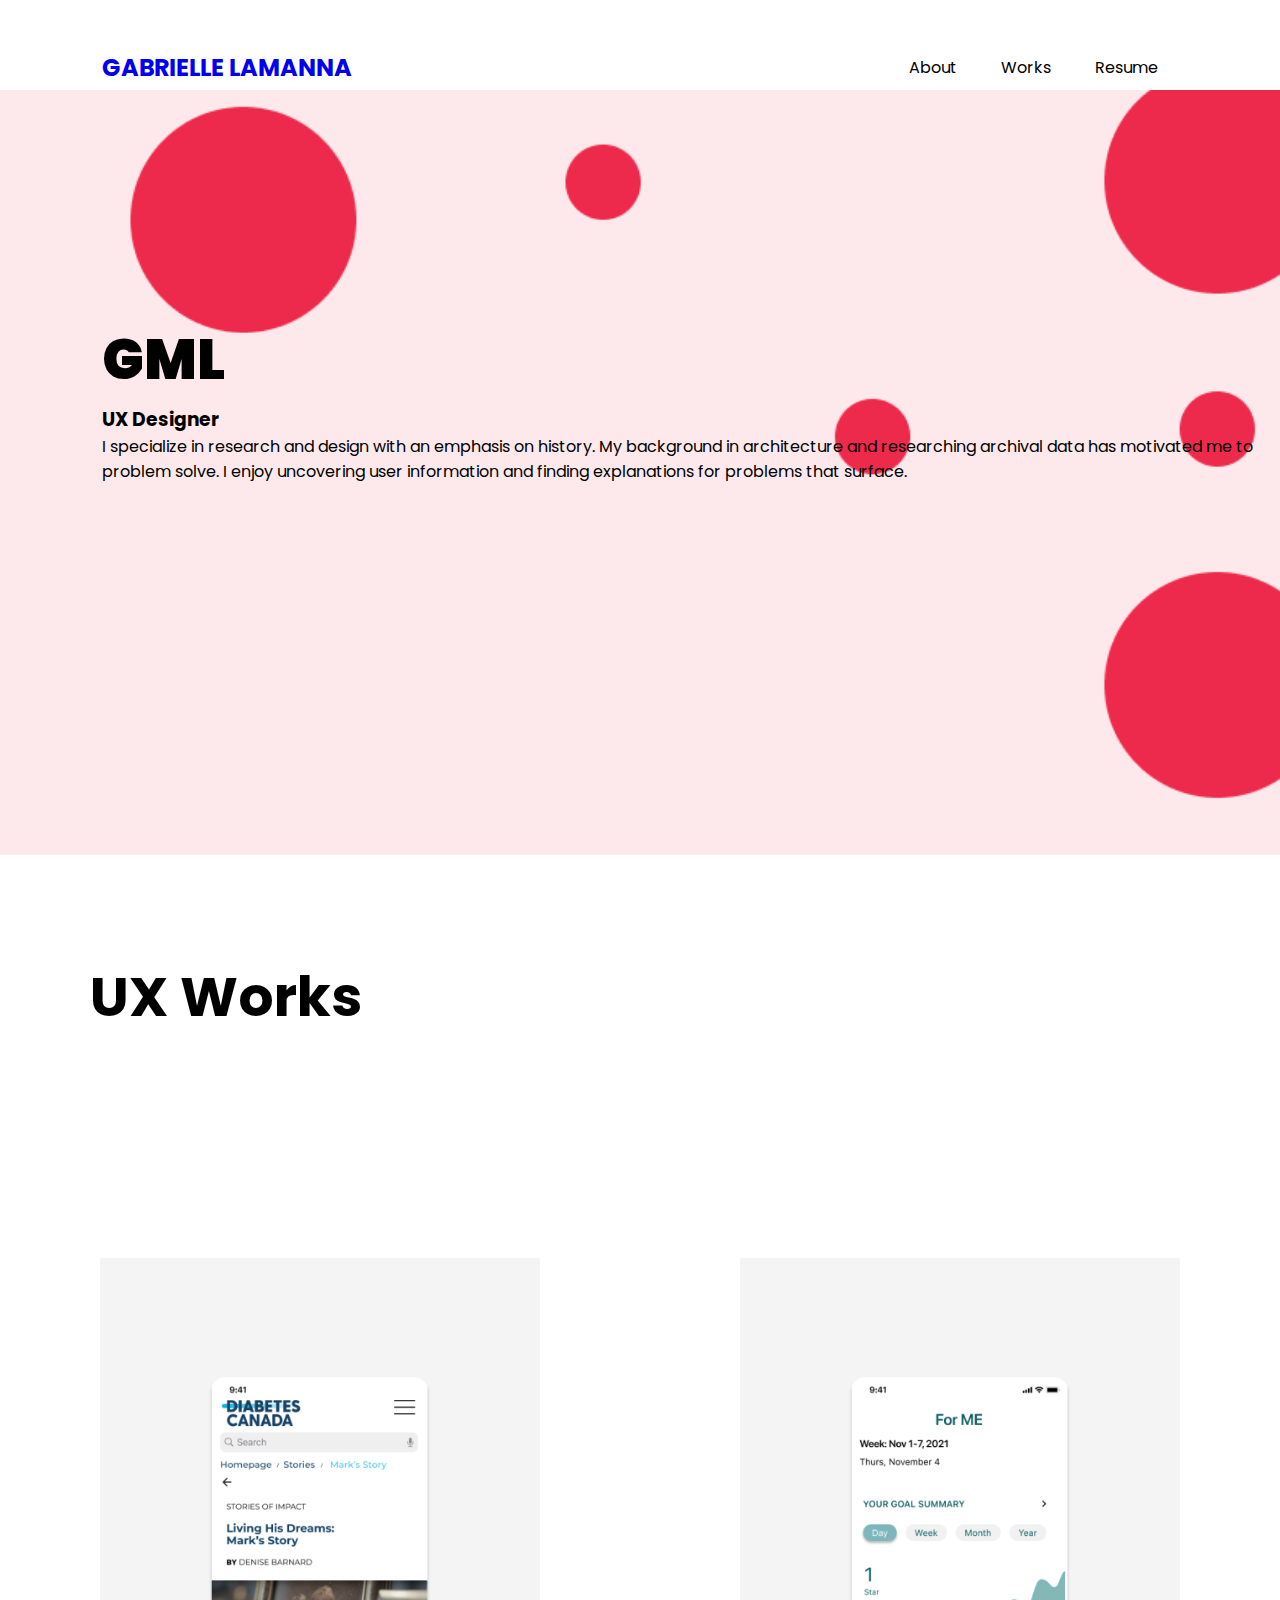
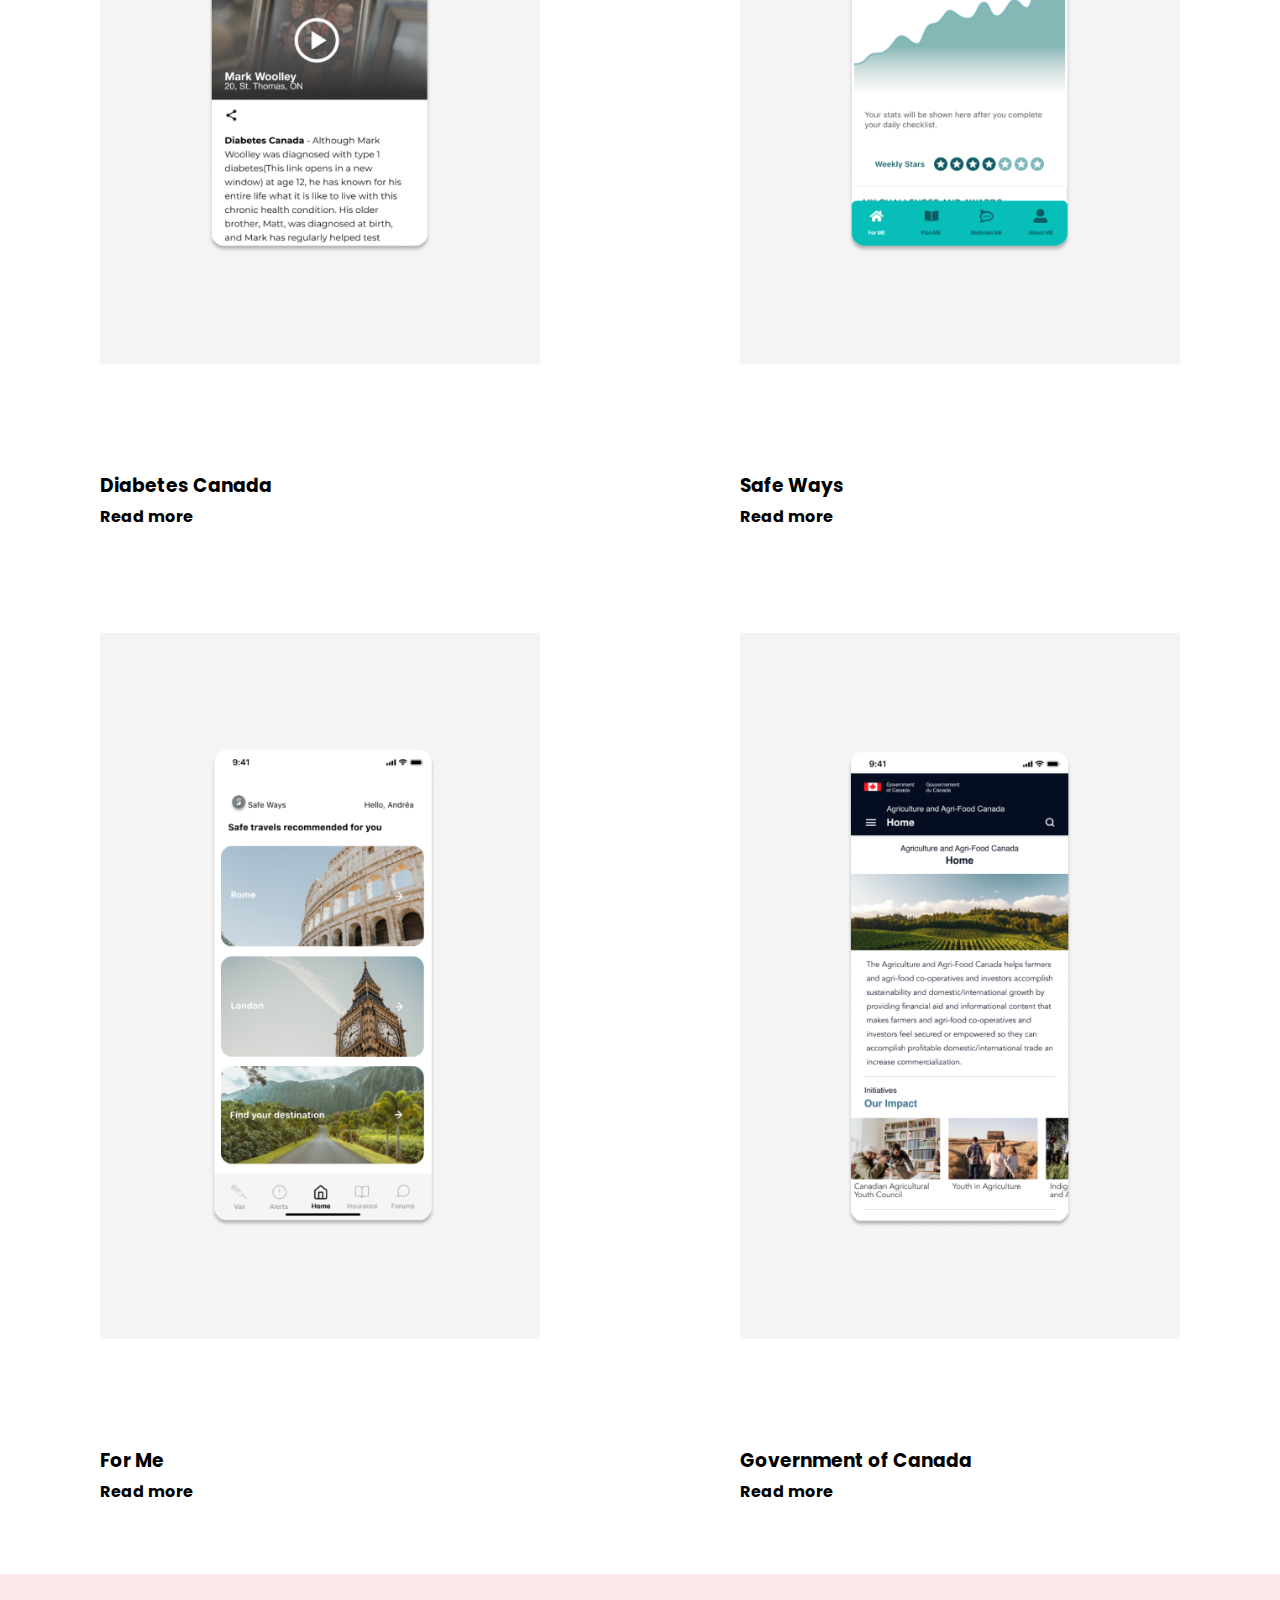
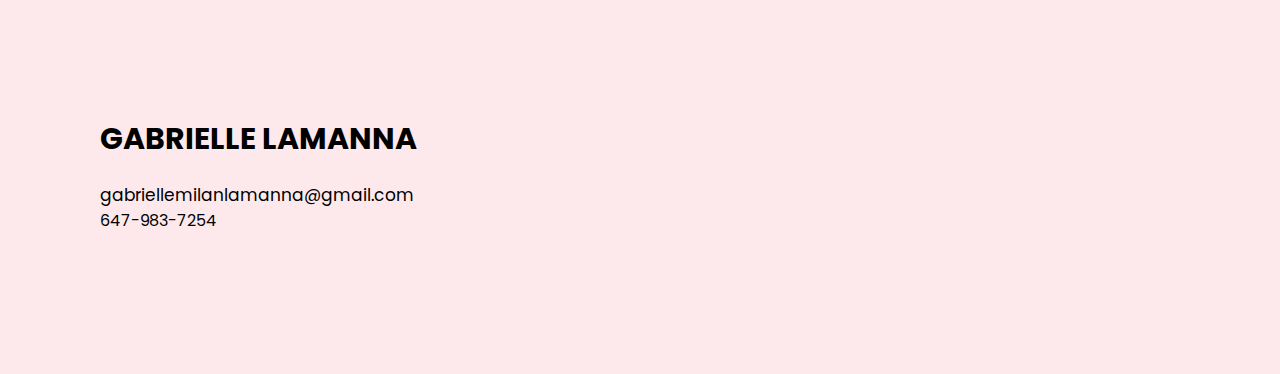
<file: index.html>
<!DOCTYPE html>
<html lang="en">
<head>
    <meta charset="UTF-8">
    <title>Gabrielle's Portfolio Website</title>

    <link rel="stylesheet" href="style.css">
	<link href="https://fonts.googleapis.com/css2?family=Poppins:wght@100;200;300&display=swap" rel="stylesheet">

</head>
<body>

    <div class="hero">

		<div class="hero">
			<nav>
				<a href="home.html"><h2>GABRIELLE LAMANNA</h2></a>
            	<ul>
                <li><a href="about.html">About</a></li>
                <li><a href="work.html">Works</a></li>
                <li><a href="img/gabriellelamannaresume.pdf">Resume</a></li>
        </nav>

        <div class="content">
            <span class="title"></span>
            <h1>GML </h1>
			<h3>UX Designer</h3> 
			<p>I specialize in research and design with an emphasis on history. My background in architecture and researching archival data has motivated me to problem solve. I enjoy uncovering user information and finding explanations for problems that surface. </p> 
        </div>
    </div>

    <!----UX Works title section starts---->
	<section class="about">
		<div class="main">
			<div class="about-text">
				<h2>UX Works</h2>

			</div>
		</div>
	</section>

	<!-----Case Studies section starts----------->
	<section class="work section" id="work">
		<h2 class="section__title"></h2>

	<div class="portfolio">
		<a href="#" class="portfolio__item">
			<img src="img/Component 11.png" alt="" class="portfolio__img">
			<h3 class="work__title">Diabetes Canada</h3>
			<h4 class="work__title">Read more</h4>
		</a>

		<a href="#" class="portfolio__item">
			<img src="img/Component 12.png" alt="" class="portfolio__img">
			<h3 class="work__title">Safe Ways</h3>
			<h4 class="work__title">Read more</h4>
		</a>

		<a href="#" class="portfolio__item">
			<img src="img/Component 13.png" alt="" class="portfolio__img">
			<h3 class="work__title">For Me</h3>
			<h4 class="work__title">Read more</h4>
		</a>

		<a href="#" class="portfolio__item">
			<img src="img/Component 14.png" alt="" class="portfolio__img">
			<h3 class="work__title">Government of Canada</h3>
			<h4 class="work__title">Read more</h4>
			<br>
			<br>
		</a>

		</div>
	</section>

	

	<!------footer start--------->
	<footer>
		<p>GABRIELLE LAMANNA</p>
		<p>gabriellemilanlamanna@gmail.com</p>
        <p>647-983-7254</p>	
	</footer>
</body>
</html>
</file>
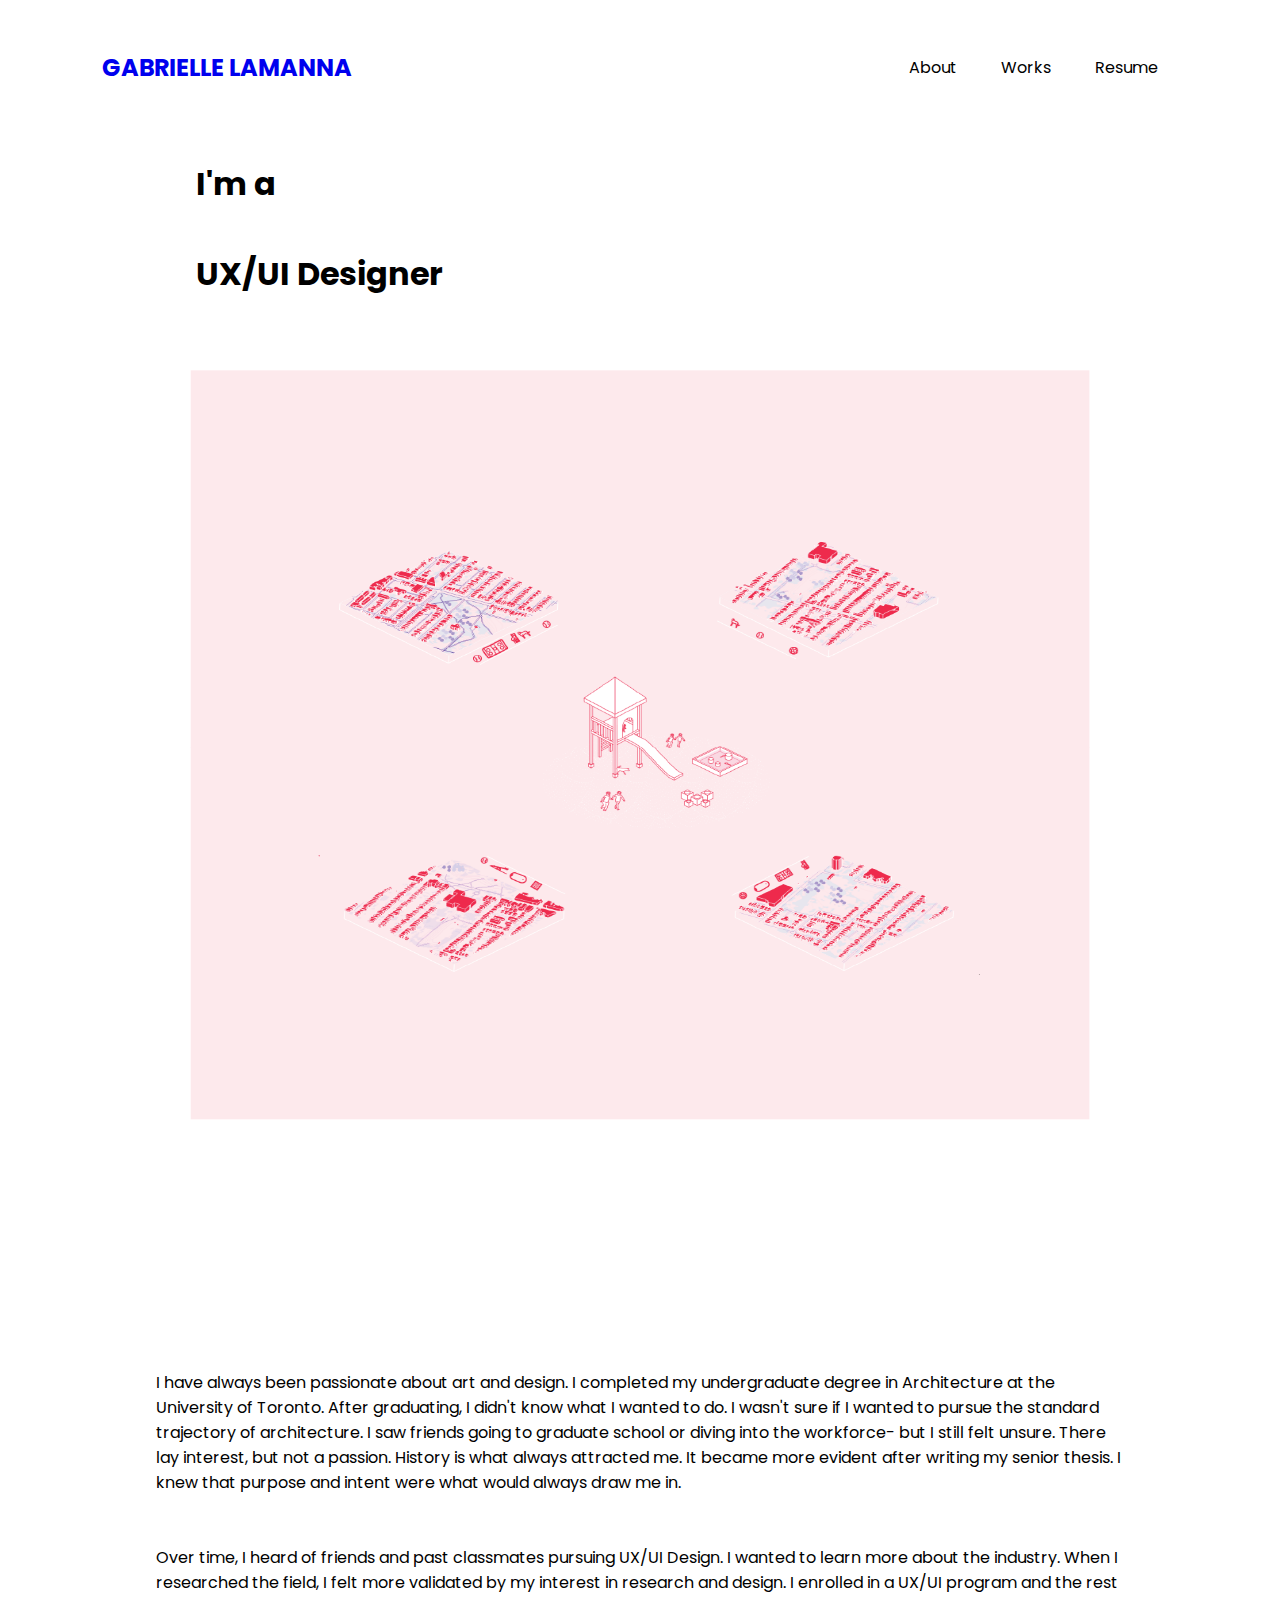
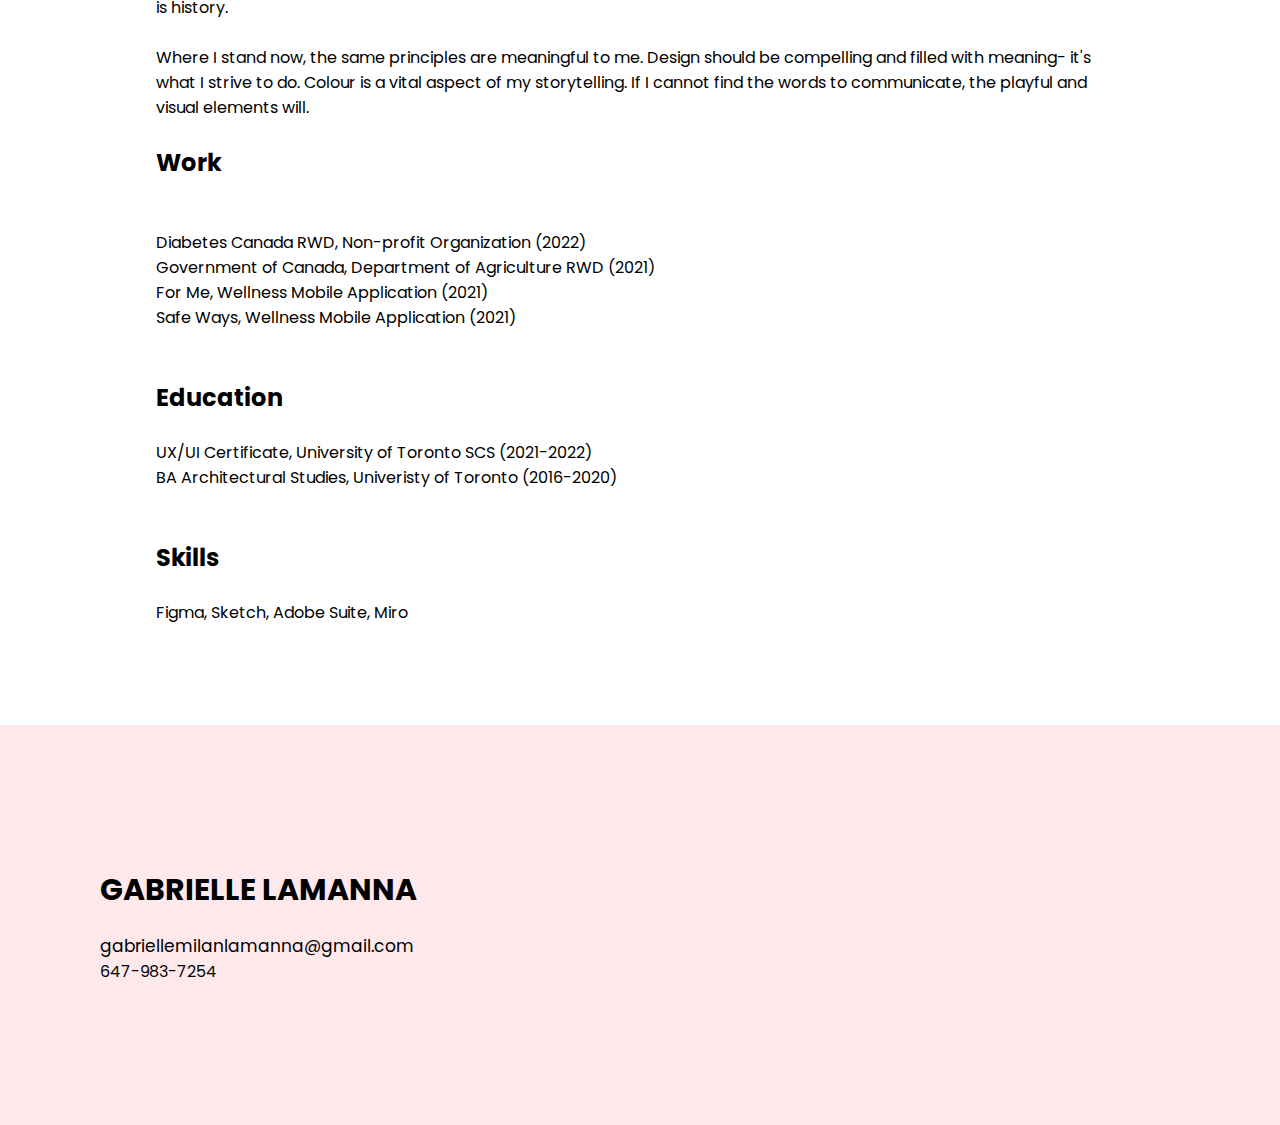
<file: about.html>
<!DOCTYPE html>
<html lang="en">
<head>
    <meta charset="UTF-8">
    <title>About</title>

    <link rel="stylesheet" href="style4.css">
	<link href="https://fonts.googleapis.com/css2?family=Poppins:wght@100;200;300&display=swap" rel="stylesheet">

</head>
<body>

    <div class="hero">
		<div class="hero">
			<nav>
        <a href="home.html"><h2>GABRIELLE LAMANNA</h2></a>
        <ul>
          <li><a href="about.html">About</a></li>
          <li><a href="work.html">Works</a></li>
          <li><a href="img/gabriellelamannaresume.pdf">Resume</a></li>
        </nav>

        <!----End Header---->

<!-- Title Section  -->
<section id="title">
  <div class="title container">
    <div>
      <h1>I'm a</h1>
      <h1>UX/UI Designer</h1>
      <a href="#projects" type="button" class="cta"></a>
    </div>
  </div>
</section>
<!-- End Hero Section  -->

<!-- Hero Section  -->
<section id="hero">
  <div class="hero container">
    <div>
      <a href="#projects" type="button" class="cta"></a>
    </div>
  </div>
</section>
<!-- End Hero Section  -->

<!-- About Me Section -->
<section id="Bio">
  <div class="bio container">
    <div class="bio-top">
      <p>I have always been passionate about art and design. I completed my undergraduate degree in Architecture at the University of Toronto. After graduating, I didn't know what I wanted to do. I wasn't sure if I wanted to pursue the standard trajectory of architecture. I saw friends going to graduate school or diving into the workforce- but I still felt unsure. There lay interest, but not a passion. History is what always attracted me. It became more evident after writing my senior thesis. I knew that purpose and intent were what would always draw me in.</p>
    <br>
    <br>
    <p>Over time, I heard of friends and past classmates pursuing UX/UI Design. I wanted to learn more about the industry. When I researched the field, I felt more validated by my interest in research and design. I enrolled in a UX/UI program and the rest is history. </p>
    <br>
    <p>Where I stand now, the same principles are meaningful to me. Design should be compelling and filled with meaning- it's what I strive to do. Colour is a vital aspect of my storytelling. If I cannot find the words to communicate, the playful and visual elements will.</p>
  </div>
    <div class="bio-bottom">
      <div class="bio-item">
        <br>
        <h2>Work</h2>
        <br>
        <br>
        <ul>
          <li>Diabetes Canada RWD, Non-profit Organization (2022)</li>
          <li>Government of Canada, Department of Agriculture RWD (2021)</li>
          <li>For Me, Wellness Mobile Application (2021)</li>
          <li>Safe Ways, Wellness Mobile Application (2021)</li>
        </ul>
        <p> </p>
      </div>
      <div class="bio-item">
        <br>
        <br>
        <h2>Education</h2>
        <br>
        <ul>
          <li>UX/UI Certificate, University of Toronto SCS (2021-2022)</li>
          <li>BA Architectural Studies, Univeristy of Toronto (2016-2020)</li>
  </ul>
      </div>
      <div class="bio-item">
        <br>
        <br>
        <h2>Skills</h2>
        <br>
        <p>Figma, Sketch, Adobe Suite, Miro</p>
        <br>
        <br>
        <br>
        <br>
      </div>
      <div class="bio-item">
        <h2></h2>
        <p></p>
      </div>
    </div>
  </div>
</section>
<!-- End Section -->



	<!------footer start--------->
	<footer>
		<p>GABRIELLE LAMANNA</p>
		<p>gabriellemilanlamanna@gmail.com</p>
        <p>647-983-7254</p>	
	</footer>
</body>
</html>
</file>
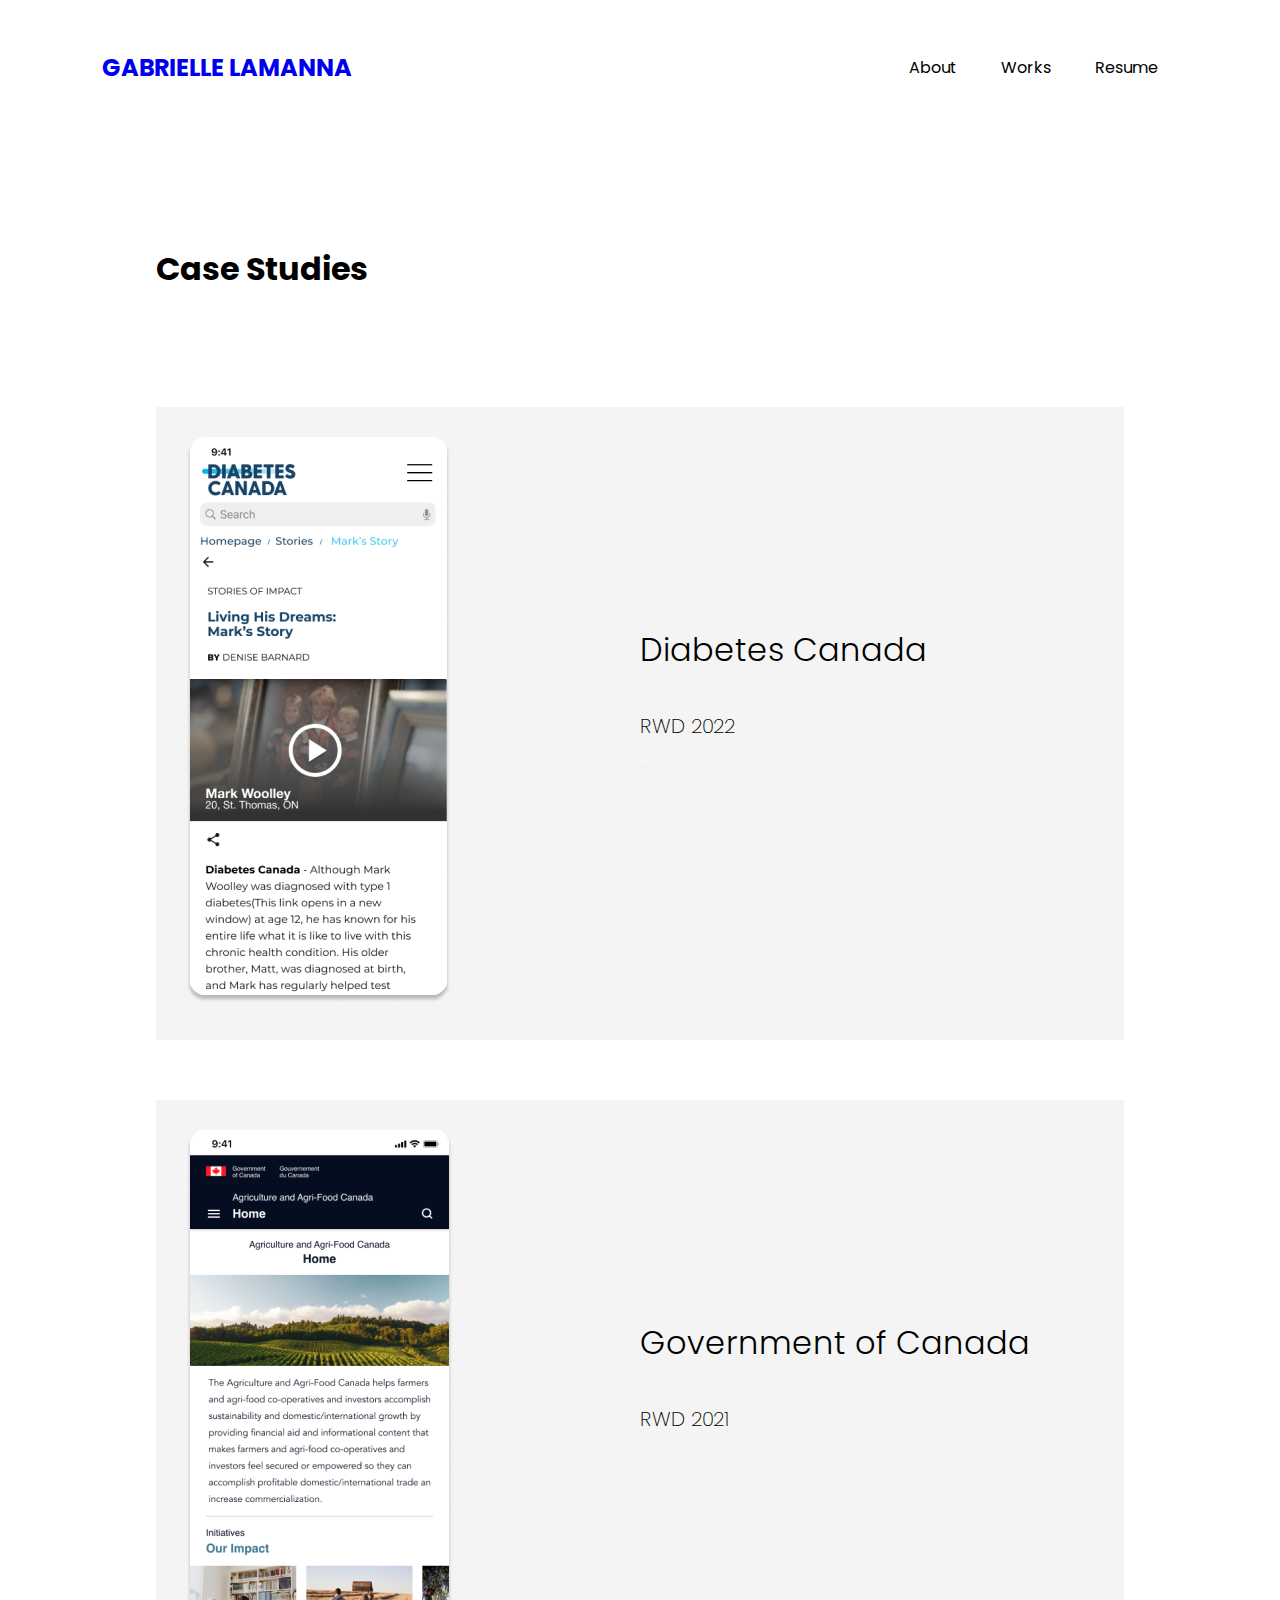
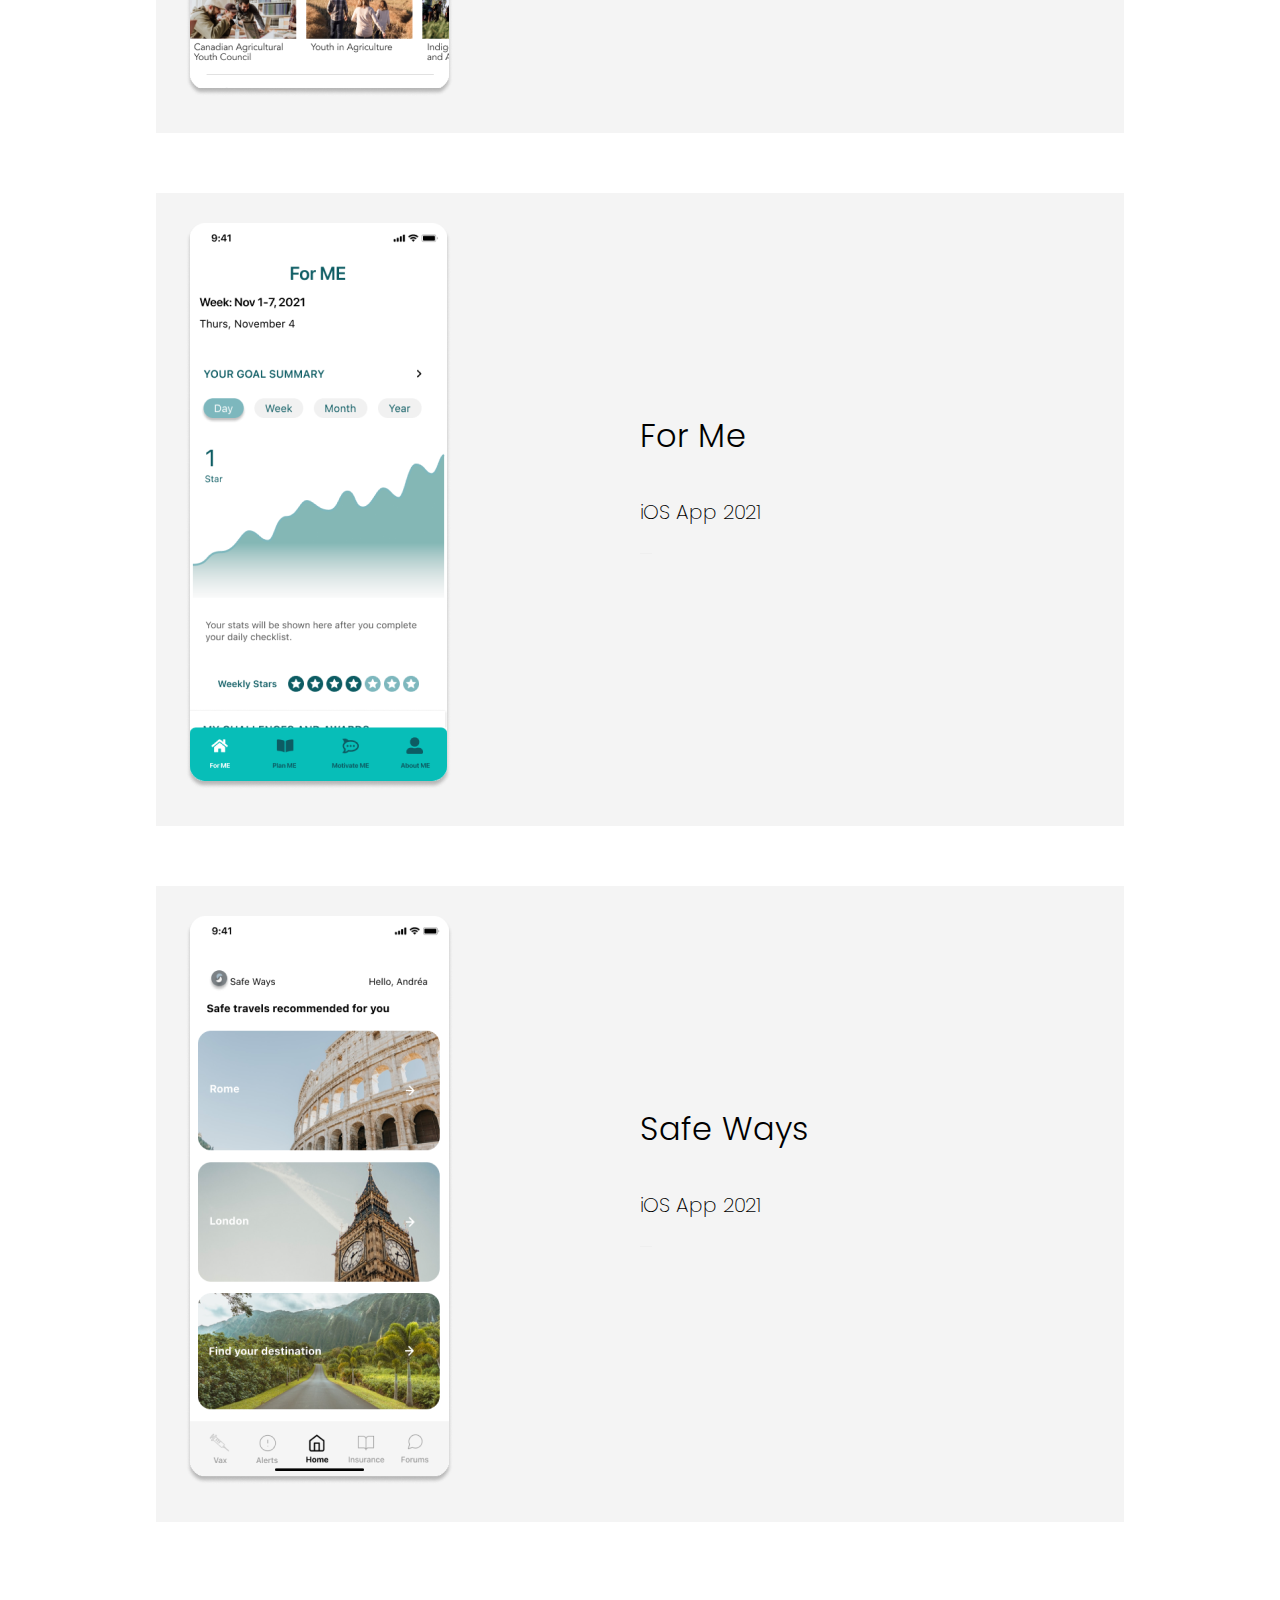
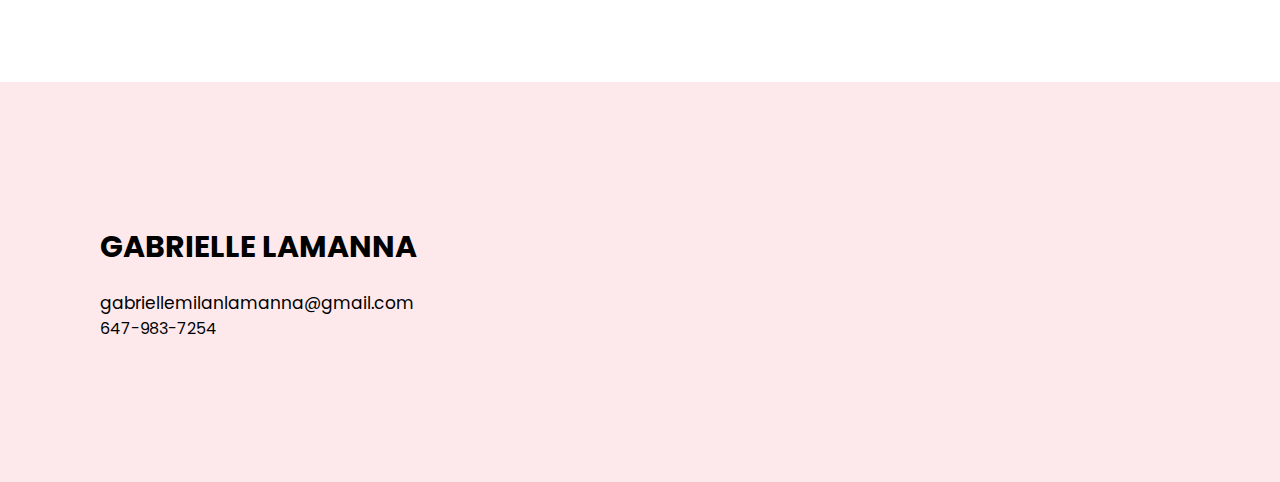
<file: work.html>
<!DOCTYPE html>
<html lang="en">
<head>
    <meta charset="UTF-8">
    <title>Works</title>

    <link rel="stylesheet" href="style2.css">
	<link href="https://fonts.googleapis.com/css2?family=Poppins:wght@100;200;300&display=swap" rel="stylesheet">

</head>
<body>

    <div class="hero">
		<div class="hero">
			<nav>
			
                <a href="home.html"><h2>GABRIELLE LAMANNA</h2></a>
            	<ul>
                <li><a href="about.html">About</a></li>
                <li><a href="work.html">Works</a></li>
                <li><a href="img/gabriellelamannaresume.pdf">Resume</a></li>
				</ul>
        </nav>

<!----NEWWWWWWWW CODE STARTS---->

<!-- My Work -->
<section id="page__title" data-aos="fade-up">
    <div class="container">
        <br>
        <br>
        <br>
      <h2 class="page__title__text">
        Case Studies
      </h2>
      <br>
      <br>
    </div>
  </section>
  <!-- End Work title -->

<!-- My Projects -->
<section id="myProjects">
    <div class="container">
      <h3 class="myProjects__title"></h3>
      <div class="myProjects__wrapper">
        <div class="myProjects__item">
          <div class="myProjects__item__img">
            <img src="./img/DIABETES APP.png" alt="project img">
          </div>
        <div class="myProjects__item__info">
            <br>
            <br>
            <br>
            <br>
            <br>
            <br>
            <br>
            <br>
            <h3 class="myProjects__item__title">
              Diabetes Canada
            </h3>
            <br>
            <h4 class="myProjects__item__date">RWD 2022</h4>
            <div class="myProjects__item__view">
                <button></button>
            </div>
        </div>
    </div>

    <div class="myProjects__item">
        <div class="myProjects__item__img">
          <img src="./img/GOV APP.png" alt="project img">
        </div>
      <div class="myProjects__item__info">
          <br>
          <br>
          <br>
          <br>
          <br>
          <br>
          <br>
          <br>
          <h3 class="myProjects__item__title">
            Government of Canada
          </h3>
          <br>
          <h4 class="myProjects__item__date">RWD 2021</h4>
          <div class="myProjects__item__view">
              <button></button>
          </div>
      </div>
  </div>

  <div class="myProjects__item">
    <div class="myProjects__item__img">
      <img src="./img/FOR ME APP.png" alt="project img">
    </div>
  <div class="myProjects__item__info">
      <br>
      <br>
      <br>
      <br>
      <br>
      <br>
      <br>
      <br>
      <h3 class="myProjects__item__title">
        For Me
      </h3>
      <br>
      <h4 class="myProjects__item__date">iOS App 2021</h4>
      <div class="myProjects__item__view">
          <button></button>
      </div>
  </div>
</div>

<div class="myProjects__item">
    <div class="myProjects__item__img">
      <img src="./img/safe ways 2 1.png" alt="project img">
    </div>
  <div class="myProjects__item__info">
      <br>
      <br>
      <br>
      <br>
      <br>
      <br>
      <br>
      <br>
      <h3 class="myProjects__item__title">
        Safe Ways
      </h3>
      <br>
      <h4 class="myProjects__item__date">iOS App 2021</h4>
      <div class="myProjects__item__view">
          <button></button>
      </div>
  </div>
</div>



        <br>
        <br>
        <br>
        <br>
  </section>
  <!-- End About Section -->

  	<!------footer start--------->
	<footer>
		<p>GABRIELLE LAMANNA</p>
		<p>gabriellemilanlamanna@gmail.com</p>
        <p>647-983-7254</p>	
	</footer>
</body>
</html>
</file>
<file: style.css>
@import url('https://fonts.googleapis.com/css2?family=Poppins:wght@100;200;300&display=swap');
*{
	padding-top: 0;
	margin: 0;
	font-family: 'Poppins', sans-serif;
    box-sizing: border-box;
}

html{
	scroll-behavior: smooth;
}

a{
    text-decoration: none;
}

ul{
	list-style: none;
}

button{
	cursor:pointer;
	border: none;
	outline:none;
}

img{
	max-width:100%;
	height:auto;
}

.container{
	max-width: 968px;
	margin-left: 16px;
	margin-right: 16px;
	transform-style: preserve-3d;
}

.grid{
	display: grid;
	gap: 40px;
}

.main{
	overflow: hidden;
}

.section{
	padding: 20px 0 16px;
}

.hero{
    width: 100%;
    height: 95vh;
	background-size: cover;
	background-image: url(img/Component\ 30.png);
	background-position: center;
	background-repeat: no-repeat;
}

body {
	margin: 0;
  background: #ffffff;
}

.container {  
	position: absolute;
	width: 100%;
	height: 100%;
	overflow: hidden;
}

.dot {
	position: absolute;
	top: 50%;
	left: 50%;
	transform: translate(-50%,-50%);
	border-radius: 100%;
	filter: url( "#liquify" );
	cursor: pointer;
	width: 350px;
	height: 350px;
}

.arm {
	position: absolute;
	width: 75%;
	height: 75%;
	top: 50%;
	left: 50%;
	transform: translate(-50%,-50%);
	border-radius: 100%;
  	background: #EE2A4C;
}

.text {
  	position: absolute;
	top: 52%;
	left: 50%;
	transform: translate(-50%,-50%);
  	text-align: center;
  	font-weight: medium;
  	letter-spacing: 4pt;
  	line-height: 16pt;
  	font-size: 18pt;
  	color: #ffffff;
}



/* Responsive Styling */


@media only screen and (max-width: 750px) {

	.dot {
	  width: 200px;
	  height: 200px;
	}
  
  .text {
    font-size: 12pt;
    letter-spacing: 3pt;
  }

}

@media only screen and (max-width: 375px) {

	.dot {
	  width: 150px;
	  height: 150px;
	}
  
  .text {
    font-size: 9pt;
    letter-spacing: 2pt;
  }

}

nav{
    display: flex;
	background-color: white;
	height: auto;
    align-items: center;
    justify-content: space-between;
    padding-top: 45px;
	padding-left: 8%;
	padding-right: 8%
}

.logo{
	color: black;
	font-size: 30px;
	letter-spacing: 1px;
	cursor: pointer;
}

.bottom{
        right: 0;
        width: 100%;
        height: 100vh;
        background: url(img/Component\ 30.png);
        background-size: cover;
		background-position:center;
}

nav ul li{
    list-style: none;
    display: inline-block;
    padding: 10px 20px;
}
nav ul li a{
    color: #000000;
    position: relative;
    padding: 5px 0;
}
nav ul li a:hover{
    color: #EE2A4C;
}
nav ul li a:after{
    content: "";
    position: absolute;
    left: 0;
    width: 0;
    height: 3px;
    background: #EE2A4C;
    transition: .3s;
    bottom: 0;
}
nav ul li a:hover:after{
    width: 100%;
}
.btn{
    color: #fff;
    font-size: 16px;
    text-transform: uppercase;
    letter-spacing: 2px;
    padding: 16px 40px;
    border-radius: 500px;
    display: inline-block;
    font-weight: 500;
    transition: all .4s ease-in-out;
    background-size: 152% 100%;
    background: #EE2A4C;
    border: 2px solid #EE2A4C;
}
.btn:hover{
    background: transparent;
    border-color: #EE2A4C;
    color: #EE2A4C;
}
.content{
    position: absolute;
    top: 35%;
    left: 8%;
}

.content h1{
    color: #000000;
    font-size: 55px;
    font-weight: 900;
    line-height: 90px;
    text-transform: inherit;
    width: 70%;
}
.content h1 span{
    color: #EE2A4C;
}

.about{
	width: 57%;
	padding: 100px 0px;
	background-color: #fff;
}
.about img{
	height: auto;
	width: 430px;
}
.about-text{
	width: 550px;
}
.main{
	width: 1130px;
	max-width: 95%;
	margin: 0 auto;
	display: flex;
	align-items: center;
	justify-content: space-around;
}
.about-text h2{
	color: #000000;
	font-size: 55px;
	text-transform: capitalize;
	margin-bottom: 0px;
	align-items: left;
	padding: 4 px;
}

/*=============== WORK ===============*/

.mywork{
	background-color: #f4f4f4;
	color: white;
	
}

.portfolio{
	display: grid;
	grid-template-columns: repeat(2, 1fr);
}

.portfolio__item{
	background: #fff;
	align-items: center;
	justify-content: center;
}

.portfolio__img{
	transition: transform 750ms cubic-bezier(.5, 0. .5, 1);
	opacity: 250 ms linear;
	padding: 100px;
}

.portfolio h3{
	display: grid;
	grid-template-columns: repeat(2, 1fr);
	color: black;
}

.portfolio h4{
	display: grid;
	grid-template-columns: repeat(2, 1fr);
	color: black;
}

.portoflio__img:hover{
	transform: scale(1.2);
	opacity:.75;
}

.work__title{
	font-size: 400;
	font-weight:800px;
	margin-bottom: 4px;
	margin-left: 100px
}

.box{
	display: flex;
	justify-content: center;
	align-items: center;
	min-height: 200px;
}

/*Footer*/

footer{
	position: relative;
	width: 100%;
	height: 400px;
	padding: 100px;
	background: #fde9ec;
	display: flex;
	flex-direction: column;
	align-items: left;
	justify-content: center;
}
footer p:nth-child(1){
	font-size: 30px;
	color: #000000;
	margin-bottom: 20px;
	font-weight: bold;
}
footer p:nth-child(2){
	color: #000000;
	font-size: 17px;
	width: 500px;
	text-align: left;
	line-height: 26px;
}

.end{
	position: absolute;
	color:#000000;
	bottom: 35px;
	font-size: 14px; 
}

/*=============== Desktop ===============*/
@media screen and (min-width: 992px) {
	.container{
		margin-left: auto;
		margin-right: auto;
	}
}
</file>
<file: style4.css>
@import url('https://fonts.googleapis.com/css2?family=Poppins:wght@100;200;300&display=swap');

*{
	padding-top: 0;
	margin: 0;
	font-family: 'Poppins', sans-serif;
    box-sizing: border-box;
}

html{
	scroll-behavior: smooth;
}

a{
    text-decoration: none;
}

ul{
	list-style: none;
}

button{
	cursor:pointer;
	border: none;
	outline:none;
}

img{
	max-width:100%;
	height:auto;
}

.container{
	max-width: 968px;
	margin-left: 16px;
	margin-right: 16px;
}

.grid{
	display: grid;
	gap: 40px;
}

.main{
	overflow: hidden;
}

.section{
	padding: 20px 0 16px;
}

.hero{
    width: 100%;
    margin-top: 0;
    height: 100vh;
	background-position: center;
	background-repeat: no-repeat;
}

nav{
    display: flex;
	background-color: white;
	height: auto;
    align-items: center;
    justify-content: space-between;
    padding-top: 45px;
	padding-left: 8%;
	padding-right: 8%
}

.logo{
	color: black;
	font-size: 30px;
	letter-spacing: 1px;
	cursor: pointer;
}

.bottom{
    position: absolute;
    top: 10%;
    right: 0;
    width: 400px;
    height: 400px;
}

nav ul li{
    list-style: none;
    display: inline-block;
    padding: 10px 20px;
}
nav ul li a{
    color: #000000;
    position: relative;
    padding: 5px 0;
}
nav ul li a:hover{
    color: #EE2A4C;
}
nav ul li a:after{
    content: "";
    position: absolute;
    left: 0;
    width: 0;
    height: 3px;
    background: #EE2A4C;
    transition: .3s;
    bottom: 0;
}
nav ul li a:hover:after{
    width: 100%;
}
.btn{
    color: #fff;
    font-size: 16px;
    text-transform: uppercase;
    letter-spacing: 2px;
    padding: 16px 40px;
    border-radius: 500px;
    display: inline-block;
    font-weight: 500;
    transition: all .4s ease-in-out;
    background-size: 152% 100%;
    background: #EE2A4C;
    border: 2px solid #EE2A4C;
}
.btn:hover{
    background: transparent;
    border-color: #EE2A4C;
    color: #EE2A4C;
}
.content{
    position: absolute;
    top: 30%;
    left: 8%;
}

.content h1{
    color: #000000;
    font-size: 45px;
    font-weight: 1000;
    line-height: 90px;
    text-transform: inherit;
    width: auto;
    align-items:left; 
    padding: 0;
}

.content h2{
    color: #000000;
    font-size: 45px;
    font-weight: 1000;
    text-transform: inherit;
    width: auto;
    align-items:right; 
    padding: 0;
    padding-left: 95%;
    padding-bottom: 0;
}

/* Title Section */
#title h1 {
	width: fit-content;
	font-size: 32px;
	margin: 50px 0;
	position: relative;
	color: black;
	padding: 20px 40px;
	height: 0px;
}
#title h1{
	position: relative;
	color: black;
}
/* Hero Section */
#hero {
	background-image: url(./img/arc200\ nik-07.png);
	background-repeat: no-repeat;
	background-position: top center;
	background-size: 900px 750px;
	margin: 100px;
}
#hero::after {
	content: '';
	position: relative;
	left: 0;
	height: 100%;
	width: 100%;
}
#hero .hero {
	max-width: 1200px;
	margin: 0 auto;
	padding: 0 50px;
	justify-content: flex-start;
}
/* End Hero Section */

/* About Me Section */

#bio .bio {
	flex-direction: column;
	text-align: left;
	max-width: 1200px;
	padding: 100px 0;
	line-height: 32px;
	margin-bottom: 30px;
}
#bio .bio-top {
	max-width: 500px;
	margin: 0 auto;
}
#bio .bio-bottom {
	display: flex;
	align-items: left;
	justify-content: left;
	flex-wrap: wrap;
	color: black;
}
#bio .bio-item {
	flex-basis: 80%;
	display: flex;
	align-items: flex-start;
	justify-content: left;
	flex-direction: column;
	border-radius: 10px;
	background-size: cover;
	margin: 10px 5%;
	position: relative;
	z-index: 1;
	overflow: hidden;
	color: black;
}
#bio .bio-item::after {
	content: '';
	position: absolute;
	left: 0;
	top: 0;
	height: 100%;
	width: 100%;
	opacity: 0.9;
	z-index: -1;
}
#bio .bio-item h2 {
	font-size: 32px;
	color: rgb(0, 0, 0);
	margin-bottom: 10px;
	text-transform: uppercase;
	word-spacing: 10px;
}
#bio .bio-item p {
	color: rgb(0, 0, 0);
	text-align: left;
}

ul { 
	list-style-position: outside; 
	padding-left: 0;
}
/* End Bio Section */

/*Footer*/

footer{
	position: relative;
	width: 100%;
	height: 400px;
	padding: 100px;
	background: #fde9ec;
	display: flex;
	flex-direction: column;
	align-items: left;
	justify-content: center;
}
footer p:nth-child(1){
	font-size: 30px;
	color: #000000;
	margin-bottom: 20px;
	font-weight: bold;
}
footer p:nth-child(2){
	color: #000000;
	font-size: 17px;
	width: 500px;
	text-align: left;
	line-height: 26px;
}

.end{
	position: absolute;
	color:#000000;
	bottom: 35px;
	font-size: 14px; 
}

/*=============== Desktop ===============*/
@media screen and (min-width: 992px) {
	.container{
		margin-left: auto;
		margin-right: auto;
	}
}
</file>
<file: style2.css>
@import url('https://fonts.googleapis.com/css2?family=Poppins:wght@100;200;300&display=swap');

*{
	padding-top: 0;
	margin: 0;
	font-family: 'Poppins', sans-serif;
    box-sizing: border-box;
}

html{
	scroll-behavior: smooth;
}

a{
    text-decoration: none;
}

ul{
	list-style: none;
}

button{
	cursor:pointer;
	border: none;
	outline:none;
}

img{
	max-width:100%;
	height:auto;
}

.container{
	max-width: 968px;
	margin-left: 16px;
	margin-right: 16px;
}

.grid{
	display: grid;
	gap: 40px;
}

.main{
	overflow: hidden;
}

.section{
	padding: 20px 0 16px;
}

.hero{
    width: 100%;
    margin-top: 0;
    height: 100vh;
	background-position: center;
	background-repeat: no-repeat;
}

nav{
    display: flex;
	background-color: white;
	height: auto;
    align-items: center;
    justify-content: space-between;
    padding-top: 45px;
	padding-left: 8%;
	padding-right: 8%
}

.logo{
	color: black;
	font-size: 30px;
	letter-spacing: 1px;
	cursor: pointer;
}

.bottom{
    position: absolute;
    top: 10%;
    right: 0;
    width: 400px;
    height: 400px;
}

nav ul li{
    list-style: none;
    display: inline-block;
    padding: 10px 20px;
}
nav ul li a{
    color: #000000;
    position: relative;
    padding: 5px 0;
}
nav ul li a:hover{
    color: #EE2A4C;
}
nav ul li a:after{
    content: "";
    position: absolute;
    left: 0;
    width: 0;
    height: 3px;
    background: #EE2A4C;
    transition: .3s;
    bottom: 0;
}
nav ul li a:hover:after{
    width: 100%;
}
.btn{
    color: #fff;
    font-size: 16px;
    text-transform: uppercase;
    letter-spacing: 2px;
    padding: 16px 40px;
    border-radius: 500px;
    display: inline-block;
    font-weight: 500;
    transition: all .4s ease-in-out;
    background-size: 152% 100%;
    background: #EE2A4C;
    border: 2px solid #EE2A4C;
}
.btn:hover{
    background: transparent;
    border-color: #EE2A4C;
    color: #EE2A4C;
}
.content{
    position: absolute;
    top: 30%;
    left: 8%;
}
/* page title styles */

@media only screen and (min-width: 800px) {
	.myProjects__item__img {
		flex: 4;
        width: 100%;
	}
	.myProjects__item__info {
		flex: 3;
	}
}

#page__title {
	padding-top: 80px;
	padding-bottom: 64px;
}
.page__title__text {
	font-size: 32px;
    }

/* My projects */
#myProjects {
	padding: 0;
    padding-right: 30px;
    padding-left: 30px;
}
.myProjects__title {
	font-size: 45px;
	color: black;
	margin-bottom: auto;
}
.myProjects__wrapper {
	display: flex;
    gap: 60px;
	width: auto;
	flex-direction: column;
    justify-content: center;
}
.myProjects__item {
	flex-basis: 50%;
	display: flex;
	height: 100%;
	width: 100%;
	background-color: #f4f4f4;
    color: black;
	padding: 30px;
    justify-content: center;
    align-items: flex-start;
}
.myProjects__item__img,
.myProjects__item__info {
	flex: 1;
}
.myProjects__item__img {
	border-radius: 12px;
	overflow: hidden;
}
.myProjects__item__img img {
	object-fit: cover;
}

.myProjects__item__title {
	font-size: 32px;
	font-weight: 300;
	margin-bottom: 16px;
	color: black;
	line-height: 25px;
    justify-content: center;
    position: center;
    width: 100%;
    height: 100%;
    }

.myProjects__item__date {
        font-size: 20px;
        font-weight: 200;
        margin-bottom: 16px;
        color: black;
        line-height: 30px;
        justify-content: center;
        display: block;
        margin: 8px 0;
}

.myProjects__view button{
    justify-content: center;
}

.myProjects__item__view {
	width: max-content;
}

/* Dish Grid Styles */
#dishGrid {
	padding-bottom: 0;
}
#dishGrid:last-of-type {
	padding-bottom: 80px;
}

/*Footer*/

footer{
	position: relative;
	width: 100%;
	height: 400px;
	padding: 100px;
	background: #fde9ec;
	display: flex;
	flex-direction: column;
	align-items: left;
	justify-content: center;
}
footer p:nth-child(1){
	font-size: 30px;
	color: #000000;
	margin-bottom: 20px;
	font-weight: bold;
}
footer p:nth-child(2){
	color: #000000;
	font-size: 17px;
	width: 500px;
	text-align: left;
	line-height: 26px;
}

.end{
	position: absolute;
	color:#000000;
	bottom: 35px;
	font-size: 14px; 
}

/*=============== Desktop ===============*/
@media screen and (min-width: 992px) {
	.container{
		margin-left: auto;
		margin-right: auto;
	}
}
</file>
